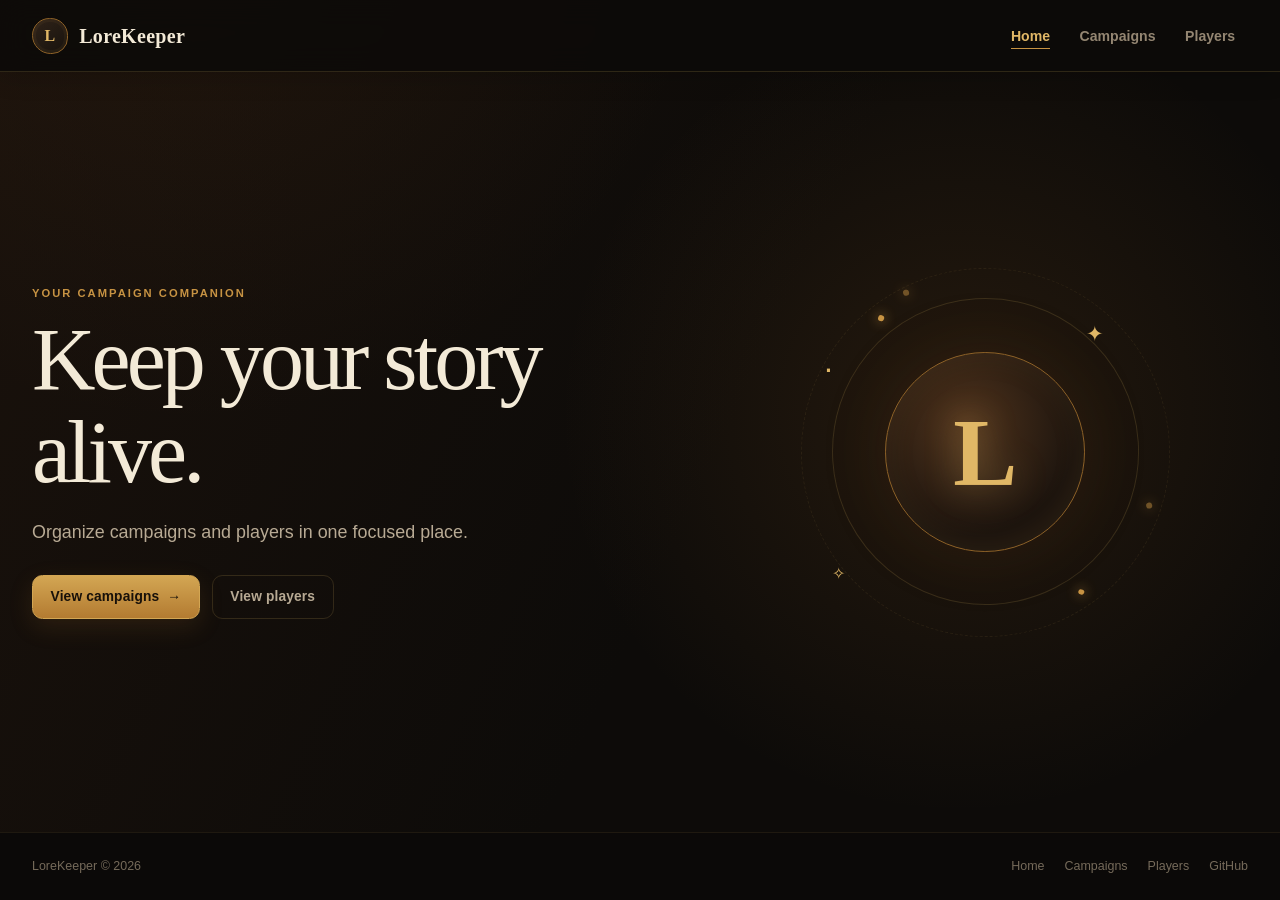
<file: index.html>
<!DOCTYPE html>
<html lang="en">
    <head>
        <meta charset="UTF-8">
        <meta name="viewport" content="width=device-width, initial-scale=1">
        <meta name="description" content="LoreKeeper keeps tabletop campaigns and player rosters organized in one place.">
        <title>LoreKeeper | Keep Your Story Alive</title>
        <link href="css/reset.css" rel="stylesheet">
        <link href="css/style.css" rel="stylesheet">
        <link href="css/pages/home.css" rel="stylesheet">
    </head>
    <body>
        <header class="site-header">
            <a class="brand" href="index.html" aria-label="LoreKeeper home">
                <span class="brand-mark" aria-hidden="true">L</span>
                <span>LoreKeeper</span>
            </a>
            <nav aria-label="Main navigation">
                <ul>
                    <li><a class="active" href="index.html">Home</a></li>
                    <li><a href="campaign-hub.html">Campaigns</a></li>
                    <li><a href="player-hub.html">Players</a></li>
                </ul>
            </nav>
        </header>

        <main>
            <section class="hero">
                <div class="page-shell hero-layout">
                    <header class="hero-copy">
                        <p class="eyebrow">Your campaign companion</p>
                        <h1>Keep your story alive.</h1>
                        <p class="hero-intro">Organize campaigns and players in one focused place.</p>
                        <div class="hero-actions">
                            <a class="button button-primary" href="campaign-hub.html">View campaigns <span aria-hidden="true">→</span></a>
                            <a class="button button-ghost" href="player-hub.html">View players</a>
                        </div>
                    </header>

                    <figure class="hero-art" aria-hidden="true">
                        <span class="orbit orbit-one"></span>
                        <span class="orbit orbit-two"></span>
                        <span class="hero-rune">L</span>
                        <span class="spark spark-one">✦</span>
                        <span class="spark spark-two">✧</span>
                        <span class="spark spark-three">·</span>
                    </figure>
                </div>
            </section>
        </main>

        <footer>
            <span>LoreKeeper &copy; 2026</span>
            <nav aria-label="Footer navigation">
                <ul>
                    <li><a href="index.html">Home</a></li>
                    <li><a href="campaign-hub.html">Campaigns</a></li>
                    <li><a href="player-hub.html">Players</a></li>
                    <li><a href="https://github.com/Thales3006/LoreKeeper" target="_blank" rel="noopener">GitHub</a></li>
                </ul>
            </nav>
        </footer>
    </body>
</html>
</file>
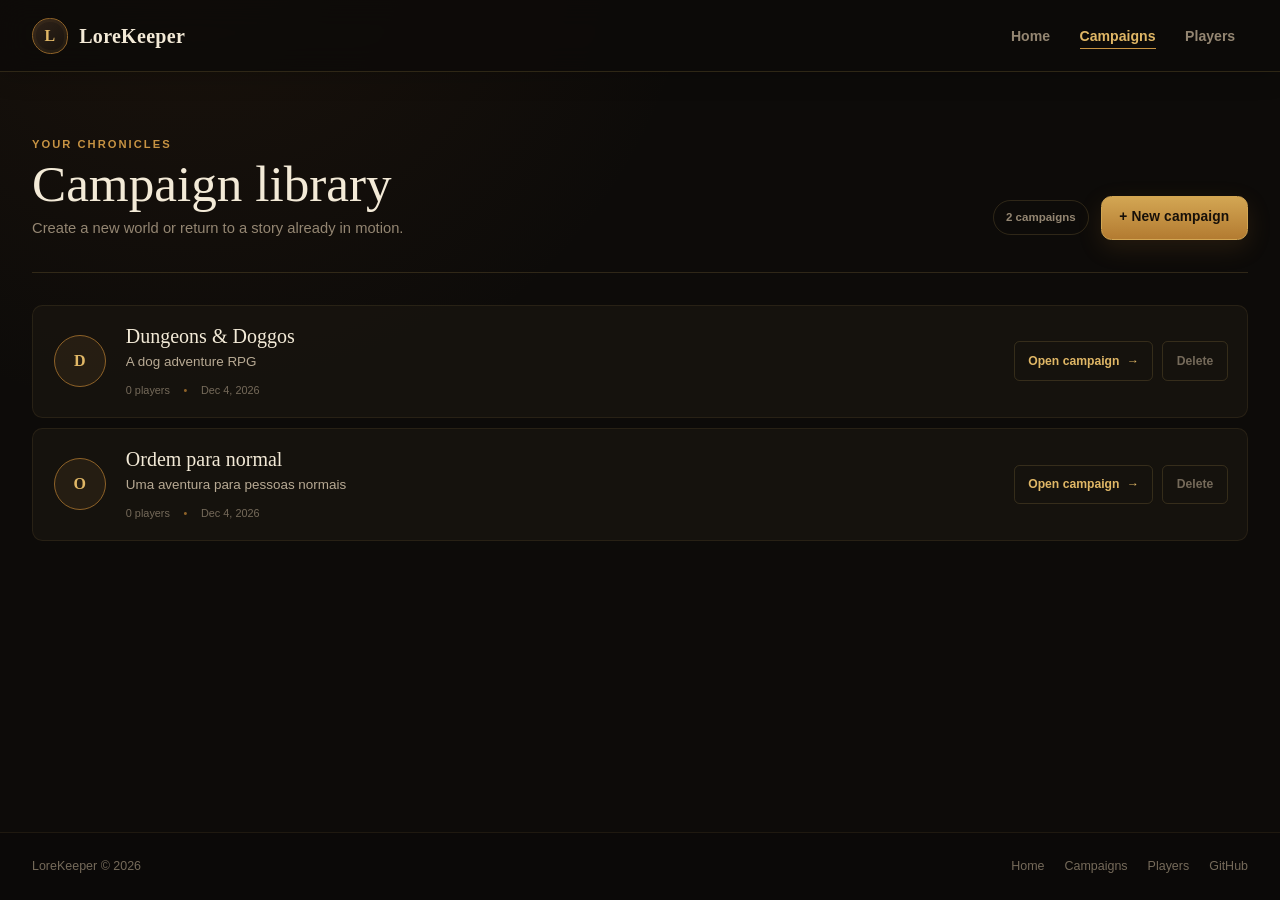
<file: campaign-hub.html>
<!DOCTYPE html>
<html lang="en">
    <head>
        <meta charset="UTF-8">
        <meta name="viewport" content="width=device-width, initial-scale=1">
        <meta name="description" content="Create and manage your tabletop campaigns with LoreKeeper.">
        <title>Campaigns | LoreKeeper</title>
        <link href="css/reset.css" rel="stylesheet">
        <link href="css/style.css" rel="stylesheet">
        <link href="css/pages/campaign-hub.css?v=4" rel="stylesheet">
        <script type="module" src="js/pages/campaign-hub.js?v=4"></script>
    </head>
    <body>
        <header class="site-header">
            <a class="brand" href="index.html" aria-label="LoreKeeper home">
                <span class="brand-mark" aria-hidden="true">L</span>
                <span>LoreKeeper</span>
            </a>
            <nav aria-label="Main navigation">
                <ul>
                    <li><a href="index.html">Home</a></li>
                    <li><a class="active" href="campaign-hub.html">Campaigns</a></li>
                    <li><a href="player-hub.html">Players</a></li>
                </ul>
            </nav>
        </header>

        <main class="hub-main">
            <div class="page-shell">
                <header class="page-heading">
                    <div>
                        <p class="eyebrow">Your chronicles</p>
                        <h1>Campaign library</h1>
                        <p>Create a new world or return to a story already in motion.</p>
                    </div>
                    <div class="heading-actions">
                        <span id="campaign-total" class="count-badge">0 campaigns</span>
                        <button class="button button-primary" id="open-campaign-form" type="button">+ New campaign</button>
                    </div>
                </header>

                <section class="campaign-library" aria-label="Your campaigns">
                    <ul id="campaign-list" class="campaign-list"></ul>
                </section>
            </div>
        </main>

        <dialog id="campaign-form-dialog" class="campaign-form-dialog" aria-labelledby="campaign-form-title">
            <form id="add-campaign-form">
                <header class="dialog-heading">
                    <div>
                        <p class="eyebrow">New adventure</p>
                        <h2 id="campaign-form-title">Create a campaign</h2>
                        <p>Start with the essentials. Players can be added from the dashboard.</p>
                    </div>
                    <button class="icon-button" id="close-campaign-form" type="button" aria-label="Close form">×</button>
                </header>

                <div class="field">
                    <label for="add-campaign-title">Campaign title</label>
                    <input type="text" id="add-campaign-title" name="title" maxlength="80" placeholder="The Ashen Crown" required>
                </div>

                <div class="field">
                    <label for="add-campaign-description">Description</label>
                    <textarea id="add-campaign-description" name="description" rows="4" maxlength="600" placeholder="A great kingdom in ruins begs for the aid of heroes..." required></textarea>
                </div>

                <div class="dialog-actions">
                    <button class="button button-ghost" id="cancel-campaign-form" type="button">Cancel</button>
                    <button class="button button-primary" type="submit">Create campaign</button>
                </div>
            </form>
        </dialog>

        <footer>
            <span>LoreKeeper &copy; 2026</span>
            <nav aria-label="Footer navigation">
                <ul>
                    <li><a href="index.html">Home</a></li>
                    <li><a href="campaign-hub.html">Campaigns</a></li>
                    <li><a href="player-hub.html">Players</a></li>
                    <li><a href="https://github.com/Thales3006/LoreKeeper" target="_blank" rel="noopener">GitHub</a></li>
                </ul>
            </nav>
        </footer>
    </body>
</html>
</file>
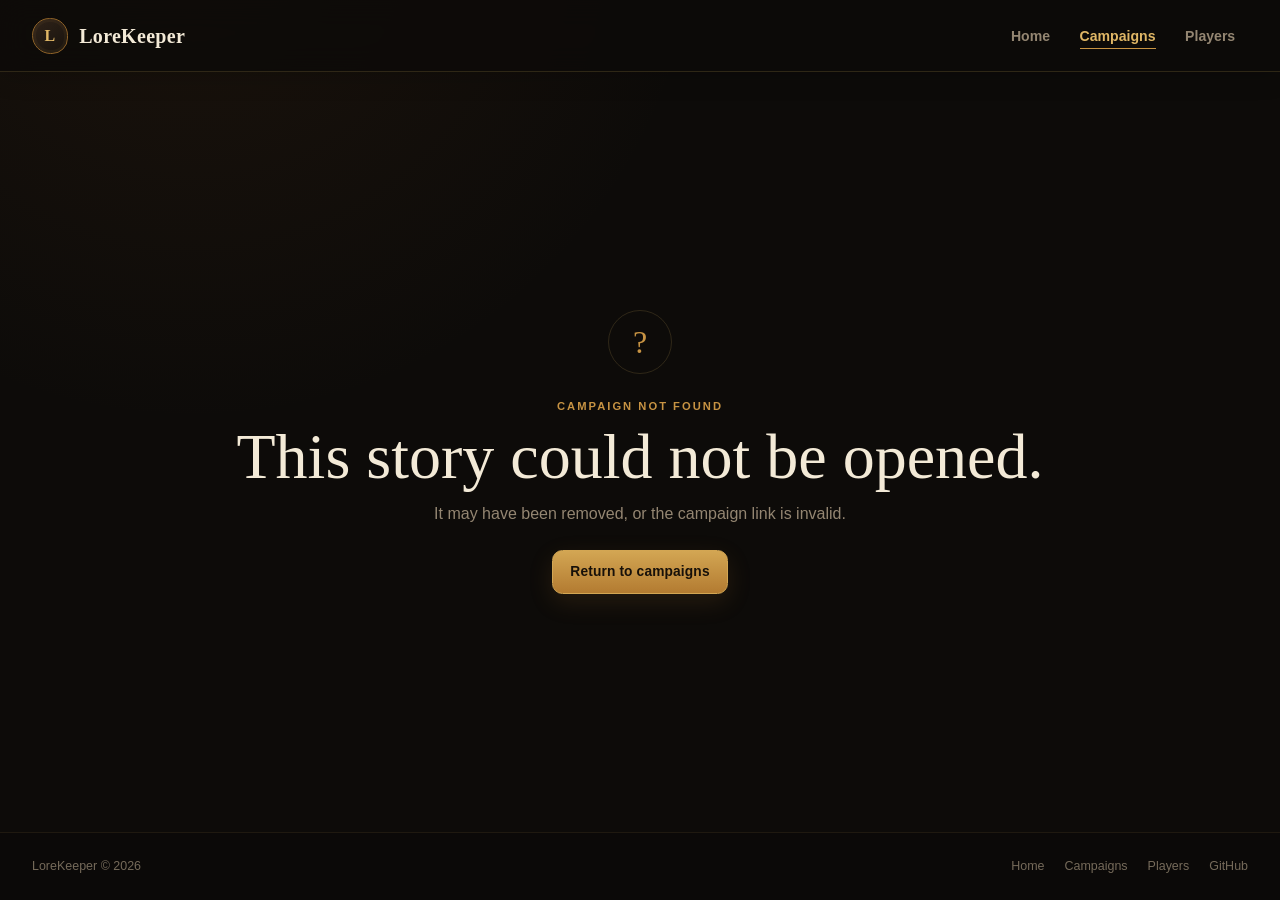
<file: campaign.html>
<!DOCTYPE html>
<html lang="en">
    <head>
        <meta charset="UTF-8">
        <meta name="viewport" content="width=device-width, initial-scale=1">
        <meta name="description" content="View and manage every detail of your LoreKeeper campaign.">
        <title>Campaign | LoreKeeper</title>
        <link href="css/reset.css" rel="stylesheet">
        <link href="css/style.css" rel="stylesheet">
        <link href="css/pages/campaign.css" rel="stylesheet">
        <script type="module" src="js/pages/campaign.js"></script>
    </head>
    <body>
        <header class="site-header">
            <a class="brand" href="index.html" aria-label="LoreKeeper home">
                <span class="brand-mark" aria-hidden="true">L</span>
                <span>LoreKeeper</span>
            </a>
            <nav aria-label="Main navigation">
                <ul>
                    <li><a href="index.html">Home</a></li>
                    <li><a class="active" href="campaign-hub.html">Campaigns</a></li>
                    <li><a href="player-hub.html">Players</a></li>
                </ul>
            </nav>
        </header>

        <main class="campaign-dashboard" id="campaign-dashboard">
            <div class="page-shell">
                <a class="back-link" href="campaign-hub.html" aria-label="Back to all campaigns">
                    <span aria-hidden="true">←</span> All campaigns
                </a>

                <section class="campaign-hero" aria-labelledby="campaign-title">
                    <header class="campaign-hero-copy">
                        <p class="eyebrow">Campaign dashboard</p>
                        <h1 id="campaign-title">Loading campaign…</h1>
                        <p id="campaign-description" class="campaign-description"></p>
                    </header>
                    <button class="button button-primary" id="edit-campaign-btn" type="button" disabled>
                        Edit campaign
                    </button>
                </section>

                <section class="stat-grid" aria-label="Campaign summary">
                    <article class="stat-card">
                        <span class="stat-icon" aria-hidden="true">♟</span>
                        <div><span class="stat-label">Players</span><strong id="player-count">0</strong></div>
                    </article>
                    <article class="stat-card">
                        <span class="stat-icon" aria-hidden="true">◷</span>
                        <div><span class="stat-label">Created</span><strong id="campaign-created">—</strong></div>
                    </article>
                    <article class="stat-card">
                        <span class="stat-icon" aria-hidden="true">#</span>
                        <div><span class="stat-label">Campaign ID</span><strong id="campaign-id">—</strong></div>
                    </article>
                </section>

                <section class="dashboard-grid" aria-label="Campaign details">
                    <section class="panel overview-panel" aria-labelledby="overview-title">
                        <header class="panel-heading">
                            <div>
                                <p class="eyebrow">Story</p>
                                <h2 id="overview-title">Campaign overview</h2>
                            </div>
                        </header>
                        <dl class="detail-list">
                            <div>
                                <dt>Title</dt>
                                <dd id="detail-title">—</dd>
                            </div>
                            <div>
                                <dt>Description</dt>
                                <dd id="detail-description">—</dd>
                            </div>
                        </dl>
                    </section>

                    <section class="panel roster-panel" aria-labelledby="roster-title">
                        <header class="panel-heading">
                            <div>
                                <p class="eyebrow">Party</p>
                                <h2 id="roster-title">Player roster</h2>
                            </div>
                            <a class="text-link" href="player-hub.html">Manage players <span aria-hidden="true">→</span></a>
                        </header>
                        <ul id="campaign-player-list" class="roster-list"></ul>
                    </section>
                </section>
            </div>
        </main>

        <section class="empty-state page-shell" id="campaign-not-found" hidden>
            <span class="empty-state-icon" aria-hidden="true">?</span>
            <p class="eyebrow">Campaign not found</p>
            <h1>This story could not be opened.</h1>
            <p>It may have been removed, or the campaign link is invalid.</p>
            <a class="button button-primary" href="campaign-hub.html">Return to campaigns</a>
        </section>

        <dialog id="campaign-editor" class="editor-dialog" aria-labelledby="editor-title">
            <form id="campaign-form" method="dialog">
                <header class="dialog-heading">
                    <div>
                        <p class="eyebrow">Campaign details</p>
                        <h2 id="editor-title">Edit campaign</h2>
                    </div>
                    <button class="icon-button" id="close-editor-btn" type="button" aria-label="Close editor">×</button>
                </header>

                <div class="field">
                    <label for="campaign-title-input">Title</label>
                    <input id="campaign-title-input" name="title" type="text" maxlength="80" required>
                    <small>Give this campaign a clear, memorable name.</small>
                </div>

                <div class="field">
                    <label for="campaign-description-input">Description</label>
                    <textarea id="campaign-description-input" name="description" rows="5" maxlength="600" required></textarea>
                    <small>Summarize the setting, premise, or current adventure.</small>
                </div>

                <fieldset class="field roster-picker">
                    <legend>Players</legend>
                    <small>Select every player who belongs to this campaign.</small>
                    <div id="player-options" class="player-options"></div>
                </fieldset>

                <div class="dialog-actions">
                    <button class="button button-ghost" id="cancel-editor-btn" type="button">Cancel</button>
                    <button class="button button-primary" type="submit">Save changes</button>
                </div>
            </form>
        </dialog>

        <div class="toast" id="save-toast" role="status" aria-live="polite" hidden>Campaign updated.</div>

        <footer>
            <span>LoreKeeper &copy; 2026</span>
            <nav aria-label="Footer navigation">
                <ul>
                    <li><a href="index.html">Home</a></li>
                    <li><a href="campaign-hub.html">Campaigns</a></li>
                    <li><a href="player-hub.html">Players</a></li>
                    <li><a href="https://github.com/Thales3006/LoreKeeper" target="_blank" rel="noopener">GitHub</a></li>
                </ul>
            </nav>
        </footer>
    </body>
</html>
</file>
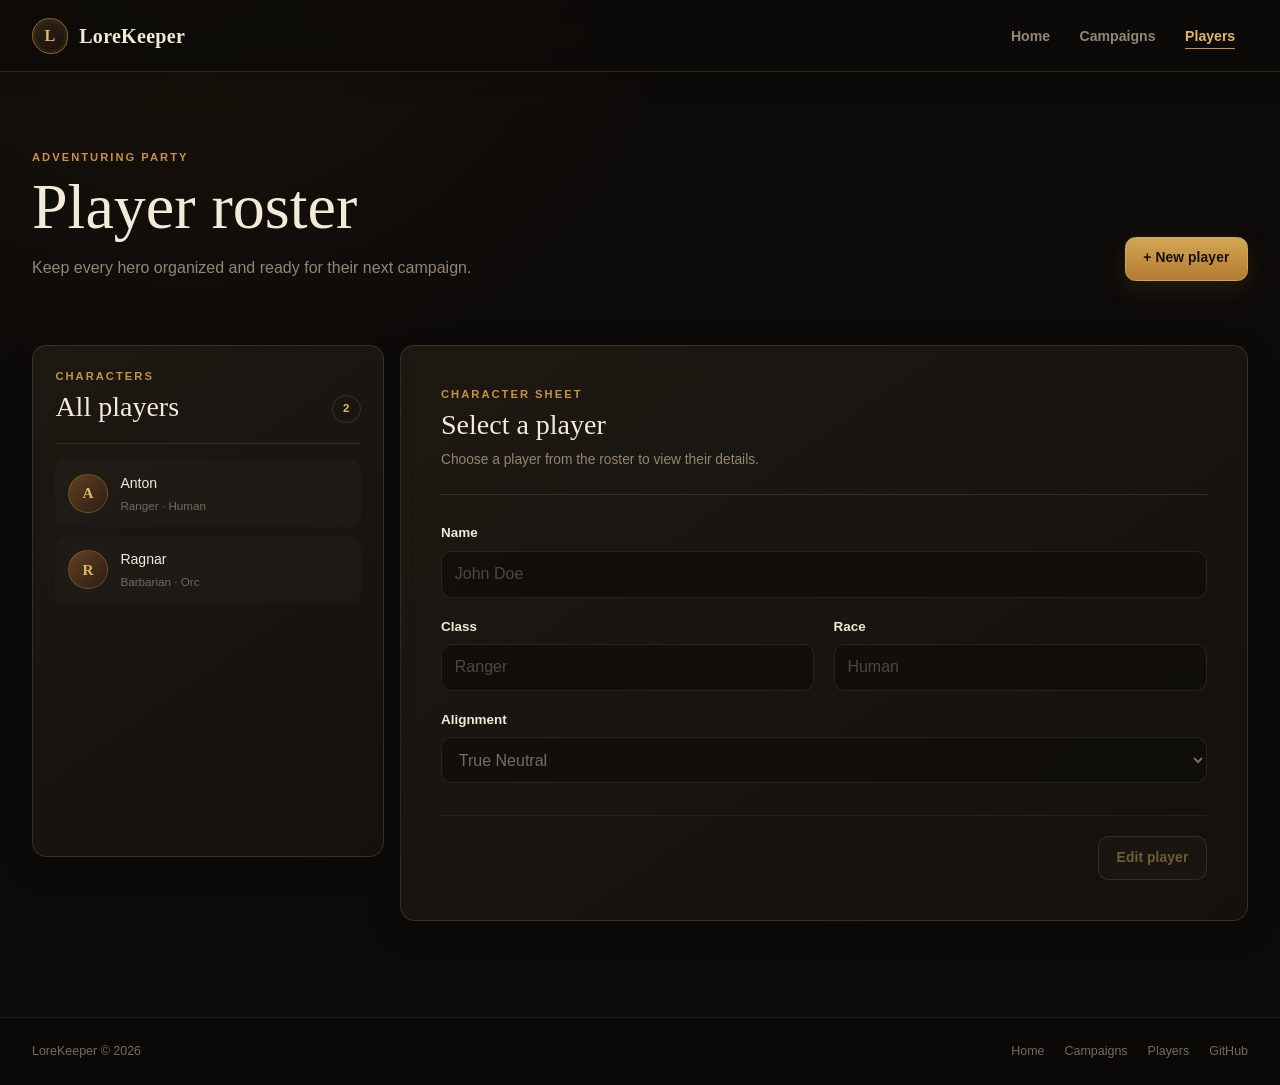
<file: player-hub.html>
<!DOCTYPE html>
<html lang="en">
    <head>
        <meta charset="UTF-8">
        <meta name="viewport" content="width=device-width, initial-scale=1">
        <meta name="description" content="Manage your tabletop player roster with LoreKeeper.">
        <title>Players | LoreKeeper</title>
        <link href="css/reset.css" rel="stylesheet">
        <link href="css/style.css" rel="stylesheet">
        <link href="css/pages/player-hub.css" rel="stylesheet">
        <script type="module" src="js/pages/player-hub.js"></script>
    </head>
    <body>
        <header class="site-header">
            <a class="brand" href="index.html" aria-label="LoreKeeper home">
                <span class="brand-mark" aria-hidden="true">L</span>
                <span>LoreKeeper</span>
            </a>
            <nav aria-label="Main navigation">
                <ul>
                    <li><a href="index.html">Home</a></li>
                    <li><a href="campaign-hub.html">Campaigns</a></li>
                    <li><a class="active" href="player-hub.html">Players</a></li>
                </ul>
            </nav>
        </header>

        <main class="players-main">
            <div class="page-shell">
                <header class="page-heading">
                    <div>
                        <p class="eyebrow">Adventuring party</p>
                        <h1>Player roster</h1>
                        <p>Keep every hero organized and ready for their next campaign.</p>
                    </div>
                    <button class="button button-primary" id="new-player-btn" type="button">+ New player</button>
                </header>

                <section class="players-workspace">
                    <aside id="player-sidebar" class="panel player-sidebar" aria-labelledby="player-list-title">
                        <header class="sidebar-heading">
                            <div>
                                <p class="eyebrow">Characters</p>
                                <h2 id="player-list-title">All players</h2>
                            </div>
                            <span id="player-total" class="player-count">0</span>
                        </header>
                        <ul id="player-list" class="player-list"></ul>
                    </aside>

                    <section id="player-detail" class="panel player-detail" aria-labelledby="player-form-title">
                        <a id="back-link" class="back-link" href="#"><span aria-hidden="true">←</span> Players</a>
                        <header class="detail-heading">
                            <div>
                                <p class="eyebrow" id="form-eyebrow">Character sheet</p>
                                <h2 id="player-form-title">Select a player</h2>
                                <p id="form-description">Choose a player from the roster to view their details.</p>
                            </div>
                        </header>

                        <form id="player-form">
                            <div class="form-grid">
                                <div class="field field-wide">
                                    <label for="player-name">Name</label>
                                    <input type="text" id="player-name" name="name" maxlength="80" placeholder="John Doe" disabled required>
                                </div>

                                <div class="field">
                                    <label for="player-class">Class</label>
                                    <input type="text" id="player-class" name="class" maxlength="60" placeholder="Ranger" disabled required>
                                </div>

                                <div class="field">
                                    <label for="player-race">Race</label>
                                    <input type="text" id="player-race" name="race" maxlength="60" placeholder="Human" disabled required>
                                </div>

                                <div class="field field-wide">
                                    <label for="player-alignment">Alignment</label>
                                    <select id="player-alignment" name="alignment" disabled required>
                                        <option value="Lawful Good">Lawful Good</option>
                                        <option value="Lawful Neutral">Lawful Neutral</option>
                                        <option value="Lawful Evil">Lawful Evil</option>
                                        <option value="Neutral Good">Neutral Good</option>
                                        <option value="True Neutral">True Neutral</option>
                                        <option value="Neutral Evil">Neutral Evil</option>
                                        <option value="Chaotic Good">Chaotic Good</option>
                                        <option value="Chaotic Neutral">Chaotic Neutral</option>
                                        <option value="Chaotic Evil">Chaotic Evil</option>
                                    </select>
                                </div>
                            </div>

                            <div id="form-actions" class="form-actions">
                                <button class="button button-secondary" type="button" id="edit-btn" disabled>Edit player</button>
                                <button class="button button-primary" type="submit" id="save-btn" hidden>Save player</button>
                                <button class="button button-ghost" type="button" id="discard-btn" hidden>Discard changes</button>
                            </div>
                        </form>
                    </section>
                </section>
            </div>
        </main>

        <footer>
            <span>LoreKeeper &copy; 2026</span>
            <nav aria-label="Footer navigation">
                <ul>
                    <li><a href="index.html">Home</a></li>
                    <li><a href="campaign-hub.html">Campaigns</a></li>
                    <li><a href="player-hub.html">Players</a></li>
                    <li><a href="https://github.com/Thales3006/LoreKeeper" target="_blank" rel="noopener">GitHub</a></li>
                </ul>
            </nav>
        </footer>
    </body>
</html>
</file>
<file: css/style.css>
:root {
    color-scheme: dark;
    --bg: #0d0b09;
    --bg-soft: #12100d;
    --surface: #191510;
    --surface-raised: #211b15;
    --surface-hover: #292018;
    --cream: #f3ead7;
    --text: #d9cfbd;
    --text-soft: #b8aa94;
    --text-muted: #948672;
    --text-dim: #756a5a;
    --gold: #c79343;
    --gold-light: #e0b766;
    --gold-dark: #8e6228;
    --gold-wash: rgba(199, 147, 67, 0.09);
    --danger: #c96d5f;
    --danger-wash: rgba(201, 109, 95, 0.09);
    --border: rgba(224, 183, 102, 0.16);
    --border-subtle: rgba(224, 183, 102, 0.09);
    --border-strong: rgba(224, 183, 102, 0.34);
    --radius-sm: 0.35rem;
    --radius-md: 0.65rem;
    --radius-lg: 0.9rem;
    --radius-xl: 1.2rem;
    --shadow-md: 0 10px 30px rgba(0, 0, 0, 0.24);
    --shadow-lg: 0 18px 55px rgba(0, 0, 0, 0.38);
    --font-display: Georgia, "Times New Roman", serif;
    --font-body: Inter, ui-sans-serif, -apple-system, BlinkMacSystemFont, "Segoe UI", sans-serif;
}

* { box-sizing: border-box; }

html { scroll-behavior: smooth; }

body {
    min-width: 20rem;
    min-height: 100vh;
    display: flex;
    flex-direction: column;
    background:
        radial-gradient(circle at 15% -10%, rgba(130, 78, 33, 0.12), transparent 32rem),
        var(--bg);
    color: var(--text);
    font-family: var(--font-body);
    line-height: 1.5;
    -webkit-font-smoothing: antialiased;
}

button, input, textarea, select { font: inherit; }
button, a { -webkit-tap-highlight-color: transparent; }

button:focus-visible,
a:focus-visible,
input:focus-visible,
textarea:focus-visible,
select:focus-visible {
    outline: 2px solid var(--gold-light);
    outline-offset: 3px;
}

h1, h2, h3, h4 { color: var(--cream); }
h1, h2 { font-family: var(--font-display); }
h1 { font-size: clamp(2.2rem, 5vw, 4rem); line-height: 1.05; }
h2 { font-size: clamp(1.35rem, 2.5vw, 1.75rem); line-height: 1.2; }

.site-header,
body > header {
    position: sticky;
    z-index: 100;
    top: 0;
    min-height: 4.5rem;
    display: flex;
    align-items: center;
    justify-content: space-between;
    gap: 2rem;
    padding: 0.7rem max(1.25rem, calc((100vw - 76rem) / 2));
    border-bottom: 1px solid var(--border);
    background: rgba(13, 11, 9, 0.88);
    box-shadow: 0 5px 24px rgba(0, 0, 0, 0.18);
    backdrop-filter: blur(14px);
}

.brand {
    display: inline-flex;
    align-items: center;
    gap: 0.7rem;
    color: var(--cream);
    font-family: var(--font-display);
    font-size: 1.25rem;
    font-weight: 700;
    letter-spacing: 0.015em;
    text-decoration: none;
}

.brand-mark {
    width: 2.25rem;
    height: 2.25rem;
    display: grid;
    place-items: center;
    border: 1px solid var(--gold-dark);
    border-radius: 50% 50% 46% 54%;
    background: linear-gradient(145deg, #302319, #17120d);
    color: var(--gold-light);
    font-size: 1rem;
    box-shadow: inset 0 0 0 3px rgba(199, 147, 67, 0.06);
}

body > header nav ul { display: flex; align-items: center; gap: 0.25rem; }

body > header nav a {
    position: relative;
    padding: 0.55rem 0.8rem;
    border-radius: var(--radius-sm);
    color: var(--text-muted);
    font-size: 0.88rem;
    font-weight: 650;
    text-decoration: none;
    transition: color 160ms ease, background 160ms ease;
}

body > header nav a:hover { background: var(--gold-wash); color: var(--cream); }
body > header nav a.active { color: var(--gold-light); }

body > header nav a.active::after {
    content: "";
    position: absolute;
    right: 0.8rem;
    bottom: 0.18rem;
    left: 0.8rem;
    height: 1px;
    background: var(--gold);
}

.page-shell { width: min(76rem, calc(100% - 2.5rem)); margin-inline: auto; }

.eyebrow {
    color: var(--gold);
    font-size: 0.7rem;
    font-weight: 800;
    letter-spacing: 0.18em;
    text-transform: uppercase;
}

.panel {
    border: 1px solid var(--border);
    border-radius: var(--radius-lg);
    background: linear-gradient(145deg, rgba(31, 26, 20, 0.92), rgba(21, 18, 14, 0.95));
    box-shadow: var(--shadow-md);
}

.button {
    min-height: 2.75rem;
    display: inline-flex;
    align-items: center;
    justify-content: center;
    gap: 0.5rem;
    padding: 0.65rem 1.1rem;
    border: 1px solid transparent;
    border-radius: var(--radius-md);
    font-size: 0.86rem;
    font-weight: 750;
    letter-spacing: 0.01em;
    text-decoration: none;
    cursor: pointer;
    transition: transform 160ms ease, border-color 160ms ease, background 160ms ease, color 160ms ease;
}

.button:hover:not(:disabled) { transform: translateY(-1px); }
.button:disabled { cursor: not-allowed; opacity: 0.45; }
.button-primary { border-color: #d3a653; background: linear-gradient(180deg, #d3a653, #b37b31); color: #171009; box-shadow: 0 8px 24px rgba(180, 121, 45, 0.15); }
.button-primary:hover:not(:disabled) { background: linear-gradient(180deg, #e0b766, #c78e3d); }
.button-secondary { border-color: var(--border-strong); background: var(--surface-raised); color: var(--gold-light); }
.button-secondary:hover:not(:disabled), .button-ghost:hover:not(:disabled) { border-color: var(--gold-dark); background: var(--gold-wash); }
.button-ghost { border-color: var(--border); background: transparent; color: var(--text-soft); }
.button-danger { border-color: rgba(201, 109, 95, 0.25); background: var(--danger-wash); color: #df9387; }
.button-danger:hover:not(:disabled) { border-color: var(--danger); background: rgba(201, 109, 95, 0.15); }

.icon-button {
    width: 2.45rem;
    height: 2.45rem;
    display: grid;
    flex-shrink: 0;
    place-items: center;
    padding: 0;
    border: 1px solid var(--border);
    border-radius: 50%;
    background: transparent;
    color: var(--text-muted);
    font-size: 1.35rem;
    line-height: 1;
    cursor: pointer;
}

.icon-button:hover { border-color: var(--border-strong); color: var(--cream); }

.text-link { color: var(--gold); font-size: 0.82rem; font-weight: 700; text-decoration: none; white-space: nowrap; }
.text-link:hover { color: var(--gold-light); }

.field { display: grid; gap: 0.45rem; }
.field label, .field legend { color: var(--cream); font-size: 0.84rem; font-weight: 700; }
.field small { color: var(--text-dim); font-size: 0.76rem; line-height: 1.4; }

input, textarea, select {
    width: 100%;
    border: 1px solid var(--border);
    border-radius: var(--radius-md);
    background: #100e0b;
    color: var(--cream);
    transition: border-color 160ms ease, box-shadow 160ms ease;
}

input, select { min-height: 2.85rem; padding: 0.65rem 0.8rem; }
textarea { min-height: 7rem; padding: 0.75rem 0.8rem; line-height: 1.6; resize: vertical; }
input::placeholder, textarea::placeholder { color: #5f5649; }
input:hover, textarea:hover, select:hover { border-color: rgba(224, 183, 102, 0.25); }
input:focus, textarea:focus, select:focus { border-color: var(--gold); outline: 0; box-shadow: 0 0 0 3px var(--gold-wash); }
input:disabled, textarea:disabled, select:disabled { color: var(--text-muted); cursor: default; opacity: 0.78; }

footer {
    min-height: 4.25rem;
    margin-top: auto;
    padding: 1rem max(1.25rem, calc((100vw - 76rem) / 2));
    border-top: 1px solid var(--border-subtle);
    background: #0b0908;
    color: var(--text-dim);
    font-size: 0.78rem;
    display: flex;
    align-items: center;
    justify-content: space-between;
    gap: 1rem;
}

footer nav ul { display: flex; gap: 1.25rem; }
footer a { color: var(--text-dim); text-decoration: none; }
footer a:hover { color: var(--gold-light); }

[hidden] { display: none !important; }

@media (prefers-reduced-motion: reduce) {
    *, *::before, *::after { scroll-behavior: auto !important; transition-duration: 0.01ms !important; animation-duration: 0.01ms !important; animation-iteration-count: 1 !important; }
}

@media (max-width: 600px) {
    .site-header, body > header { min-height: 4rem; padding-inline: 1rem; gap: 0.75rem; }
    .brand > span:last-child { display: none; }
    body > header nav ul { gap: 0; }
    body > header nav a { padding-inline: 0.55rem; font-size: 0.78rem; }
    body > header nav a.active::after { right: 0.55rem; left: 0.55rem; }
    .page-shell { width: min(100% - 1.5rem, 76rem); }
    footer { align-items: flex-start; flex-direction: column; }
}
</file>
<file: css/pages/home.css>
main {
    flex: 1;
    display: flex;
    min-height: 0;
}

.hero {
    position: relative;
    width: 100%;
    min-height: calc(100vh - 8.75rem);
    display: flex;
    overflow: hidden;
}

.hero::before {
    content: "";
    position: absolute;
    inset: 0;
    background:
        radial-gradient(circle at 75% 45%, rgba(179, 112, 42, 0.14), transparent 25rem),
        linear-gradient(115deg, rgba(48, 29, 16, 0.35), transparent 55%);
    pointer-events: none;
}

.hero-layout {
    position: relative;
    display: grid;
    grid-template-columns: minmax(0, 1.1fr) minmax(17rem, 0.9fr);
    align-items: center;
    gap: 3rem;
    padding-block: clamp(2rem, 6vh, 4rem);
}

.hero-copy {
    position: relative;
    z-index: 2;
    max-width: 44rem;
}

.hero h1 {
    max-width: 42rem;
    margin: 0.8rem 0 1.1rem;
    font-size: clamp(3rem, 7vw, 5.5rem);
    letter-spacing: -0.045em;
}

.hero-intro {
    max-width: 34rem;
    color: var(--text-soft);
    font-size: clamp(1rem, 2vw, 1.12rem);
    line-height: 1.7;
}

.hero-actions {
    display: flex;
    flex-wrap: wrap;
    gap: 0.75rem;
    margin-top: 1.75rem;
}

.hero-art {
    position: relative;
    aspect-ratio: 1;
    width: min(100%, 24rem);
    justify-self: center;
}

.hero-rune {
    position: absolute;
    z-index: 2;
    inset: 24%;
    display: grid;
    place-items: center;
    border: 1px solid var(--gold-dark);
    border-radius: 50%;
    background: radial-gradient(circle at 40% 35%, #4f331c, #1c140e 65%);
    color: var(--gold-light);
    font: 700 clamp(3.5rem, 9vw, 6rem) var(--font-display);
    text-shadow: 0 0 35px rgba(224, 183, 102, 0.4);
    box-shadow: inset 0 0 30px rgba(199, 147, 67, 0.1), 0 0 70px rgba(139, 79, 28, 0.14);
}

.orbit {
    position: absolute;
    border: 1px solid rgba(224, 183, 102, 0.16);
    border-radius: 50%;
}

.orbit::before,
.orbit::after {
    content: "";
    position: absolute;
    width: 0.35rem;
    height: 0.35rem;
    border-radius: 50%;
    background: var(--gold);
    box-shadow: 0 0 12px var(--gold);
}

.orbit-one { inset: 10%; transform: rotate(18deg); }
.orbit-one::before { top: 18%; left: 3%; }
.orbit-one::after { right: 5%; bottom: 15%; }
.orbit-two { inset: 2%; border-style: dashed; opacity: 0.5; transform: rotate(-13deg); }
.orbit-two::before { top: 2%; left: 38%; }
.orbit-two::after { right: 9%; bottom: 25%; }

.spark { position: absolute; color: var(--gold-light); }
.spark-one { top: 15%; right: 19%; font-size: 1.3rem; }
.spark-two { bottom: 15%; left: 10%; }
.spark-three { top: 22%; left: 8%; font-size: 2rem; }

@media (max-width: 760px) {
    .hero-layout { grid-template-columns: 1fr; }
    .hero-art { display: none; }
}

@media (max-width: 600px) {
    .hero { min-height: calc(100vh - 9.8rem); }
    .hero h1 { font-size: clamp(2.8rem, 14vw, 4rem); }
    .hero-actions { align-items: stretch; flex-direction: column; }
}
</file>
<file: css/pages/campaign-hub.css>
.hub-main {
    flex: 1;
    padding: clamp(2rem, 5vw, 4rem) 0 5rem;
}

.page-heading {
    display: flex;
    align-items: flex-end;
    justify-content: space-between;
    gap: 2rem;
    margin-bottom: 2rem;
    padding-bottom: 2rem;
    border-bottom: 1px solid var(--border);
}

.page-heading h1 {
    margin: 0.35rem 0 0.45rem;
    font-size: clamp(2.3rem, 4vw, 3.25rem);
    line-height: 1;
}

.page-heading > div:first-child > p:last-child {
    max-width: 31rem;
    color: var(--text-muted);
    font-size: 0.92rem;
    line-height: 1.55;
}

.heading-actions {
    display: flex;
    flex-shrink: 0;
    align-items: center;
    gap: 0.75rem;
}

.count-badge {
    padding: 0.48rem 0.75rem;
    border: 1px solid var(--border);
    border-radius: 999px;
    color: var(--text-muted);
    font-size: 0.72rem;
    font-weight: 700;
    white-space: nowrap;
}

.campaign-library {
    width: 100%;
}

.campaign-list {
    display: grid;
    gap: 0.65rem;
}

.campaign-card {
    min-width: 0;
    display: grid;
    grid-template-columns: minmax(0, 1fr) auto;
    align-items: center;
    overflow: hidden;
    border: 1px solid var(--border-subtle);
    border-radius: var(--radius-md);
    background: rgba(25, 21, 16, 0.72);
    transition: border-color 160ms ease, background 160ms ease;
}

.campaign-card:hover {
    border-color: var(--border-strong);
    background: var(--surface-raised);
}

/* Keeps cards usable while a browser tab still has the legacy renderer in memory. */
.campaign-card > h2 {
    align-self: end;
    padding: 1rem 1.2rem 0.15rem;
    color: var(--cream);
    font-family: var(--font-display);
    font-size: 1.2rem;
}

.campaign-card > p {
    grid-column: 1;
    padding: 0 1.2rem 1rem;
    color: var(--text-soft);
    font-size: 0.84rem;
}

.campaign-card > .oncorner {
    grid-column: 2;
    grid-row: 1 / 3;
    align-self: center;
    justify-self: end;
    width: auto;
    min-height: 2.45rem;
    margin-right: 1rem;
    padding: 0.55rem 0.85rem;
    border: 1px solid rgba(201, 109, 95, 0.25);
    border-radius: var(--radius-sm);
    background: transparent;
    color: var(--text-dim);
    font-size: 0.76rem;
    cursor: pointer;
}

.campaign-card > .oncorner:hover {
    background: var(--danger-wash);
    color: var(--danger);
}

.campaign-card-body {
    min-width: 0;
    display: grid;
    grid-template-columns: 3.25rem minmax(0, 1fr);
    align-items: center;
    gap: 1.25rem;
    padding: 1.15rem 1.3rem;
}

.campaign-sigil {
    width: 3.25rem;
    height: 3.25rem;
    display: grid;
    place-items: center;
    border: 1px solid var(--gold-dark);
    border-radius: 50%;
    background: var(--gold-wash);
    color: var(--gold-light);
    font: 700 1rem var(--font-display);
}

.campaign-card-copy {
    min-width: 0;
}

.campaign-card h3 {
    margin-bottom: 0.25rem;
    overflow: hidden;
    color: var(--cream);
    font-family: var(--font-display);
    font-size: 1.25rem;
    line-height: 1.2;
    text-overflow: ellipsis;
    white-space: nowrap;
}

.campaign-card h3 a {
    color: inherit;
    text-decoration: none;
}

.campaign-card h3 a:hover {
    color: var(--gold-light);
}

.campaign-card-copy > p {
    overflow: hidden;
    color: var(--text-soft);
    font-size: 0.84rem;
    line-height: 1.45;
    text-overflow: ellipsis;
    white-space: nowrap;
}

.campaign-meta {
    display: flex;
    flex-wrap: wrap;
    gap: 0.85rem;
    margin-top: 0.65rem;
    color: var(--text-dim);
    font-size: 0.68rem;
}

.campaign-meta span + span::before {
    margin-right: 0.85rem;
    color: var(--gold-dark);
    content: "•";
}

.campaign-card-actions {
    display: flex;
    align-items: center;
    gap: 0.55rem;
    padding: 1rem 1.2rem 1rem 0;
}

.card-open-link,
.card-delete {
    min-height: 2.45rem;
    display: inline-flex;
    align-items: center;
    justify-content: center;
    gap: 0.45rem;
    padding: 0.55rem 0.85rem;
    border: 1px solid var(--border);
    border-radius: var(--radius-sm);
    background: transparent;
    font-size: 0.76rem;
    font-weight: 750;
    line-height: 1;
    text-decoration: none;
    white-space: nowrap;
    cursor: pointer;
}

.card-open-link {
    color: var(--gold-light);
}

.card-open-link:hover {
    border-color: var(--gold-dark);
    background: var(--gold-wash);
}

.card-delete {
    color: var(--text-dim);
}

.card-delete:hover {
    border-color: rgba(201, 109, 95, 0.35);
    background: var(--danger-wash);
    color: var(--danger);
}

.library-empty {
    display: grid;
    justify-items: center;
    padding: 5rem 1.5rem;
    border: 1px dashed var(--border);
    border-radius: var(--radius-lg);
    text-align: center;
}

.library-empty > span {
    margin-bottom: 1rem;
    color: var(--gold-dark);
    font-size: 2.5rem;
}

.library-empty h3 {
    margin-bottom: 0.45rem;
    font-family: var(--font-display);
    font-size: 1.3rem;
}

.library-empty p {
    color: var(--text-dim);
    font-size: 0.85rem;
}

.campaign-form-dialog {
    width: min(34rem, calc(100% - 2rem));
    max-height: calc(100vh - 2rem);
    overflow-y: auto;
    padding: 0;
    border: 1px solid var(--border-strong);
    border-radius: var(--radius-xl);
    background: #17130f;
    color: var(--text);
    box-shadow: 0 24px 80px rgba(0, 0, 0, 0.7);
}

.campaign-form-dialog::backdrop {
    background: rgba(5, 4, 3, 0.78);
    backdrop-filter: blur(5px);
}

.campaign-form-dialog form {
    display: grid;
    gap: 1.25rem;
    padding: clamp(1.4rem, 4vw, 2rem);
}

.dialog-heading {
    display: flex;
    align-items: flex-start;
    justify-content: space-between;
    gap: 1rem;
    padding-bottom: 0.5rem;
}

.dialog-heading h2 {
    margin: 0.3rem 0 0.45rem;
}

.dialog-heading p:last-child {
    max-width: 26rem;
    color: var(--text-muted);
    font-size: 0.8rem;
    line-height: 1.55;
}

.dialog-actions {
    display: flex;
    justify-content: flex-end;
    gap: 0.75rem;
    padding-top: 0.25rem;
}

@media (max-width: 680px) {
    .hub-main {
        padding-top: 1.75rem;
    }

    .page-heading {
        align-items: stretch;
        flex-direction: column;
        gap: 1.25rem;
        padding-bottom: 1.5rem;
    }

    .heading-actions {
        justify-content: space-between;
    }

    .heading-actions .button {
        flex: 1;
    }

    .campaign-card {
        grid-template-columns: 1fr;
    }

    .campaign-card-body {
        grid-template-columns: 2.75rem minmax(0, 1fr);
        gap: 0.9rem;
        padding: 1rem;
    }

    .campaign-sigil {
        width: 2.75rem;
        height: 2.75rem;
    }

    .campaign-card h3 {
        padding-right: 0.5rem;
        font-size: 1.08rem;
    }

    .campaign-card-copy > p {
        display: -webkit-box;
        white-space: normal;
        -webkit-box-orient: vertical;
        -webkit-line-clamp: 2;
    }

    .campaign-card-actions {
        justify-content: flex-end;
        padding: 0.7rem 1rem;
        border-top: 1px solid var(--border-subtle);
        background: rgba(0, 0, 0, 0.1);
    }
}

@media (max-width: 420px) {
    .page-heading h1 {
        font-size: 2.2rem;
    }

    .count-badge {
        display: none;
    }

    .heading-actions .button {
        width: 100%;
    }

    .campaign-meta span + span::before {
        margin-right: 0.55rem;
    }

    .dialog-actions {
        flex-direction: column-reverse;
    }

    .dialog-actions .button {
        width: 100%;
    }
}
</file>
<file: css/pages/campaign.css>
.campaign-dashboard {
    flex: 1;
    padding: 2rem 0 5rem;
}

.back-link {
    display: inline-flex;
    align-items: center;
    gap: 0.45rem;
    margin-bottom: 1.5rem;
    color: var(--text-muted);
    font-size: 0.9rem;
    font-weight: 650;
    text-decoration: none;
}

.back-link:hover { color: var(--gold-light); }

.campaign-hero {
    position: relative;
    isolation: isolate;
    min-height: 15rem;
    overflow: hidden;
    display: flex;
    align-items: flex-end;
    justify-content: space-between;
    gap: 2rem;
    padding: clamp(2rem, 5vw, 4rem);
    border: 1px solid var(--border);
    border-radius: var(--radius-xl);
    background:
        linear-gradient(100deg, rgba(22, 16, 12, 0.98) 10%, rgba(33, 23, 15, 0.9) 55%, rgba(86, 48, 20, 0.45)),
        radial-gradient(circle at 85% 10%, rgba(212, 160, 74, 0.3), transparent 34%);
    box-shadow: var(--shadow-lg);
}

.campaign-hero::after {
    content: "";
    position: absolute;
    z-index: -1;
    width: 22rem;
    height: 22rem;
    right: -8rem;
    top: -11rem;
    border: 1px solid rgba(227, 185, 102, 0.16);
    border-radius: 50%;
    box-shadow: 0 0 0 3rem rgba(227, 185, 102, 0.035), 0 0 0 7rem rgba(227, 185, 102, 0.025);
}

.campaign-hero-copy { max-width: 47rem; }

.campaign-hero h1 {
    margin: 0.35rem 0 0.85rem;
    color: var(--cream);
    font-family: var(--font-display);
    font-size: clamp(2.4rem, 6vw, 4.7rem);
    line-height: 0.98;
    letter-spacing: -0.035em;
}

.campaign-description {
    max-width: 42rem;
    color: var(--text-soft);
    font-size: 1.05rem;
    line-height: 1.75;
}

.campaign-hero .button { flex-shrink: 0; }

.stat-grid {
    display: grid;
    grid-template-columns: repeat(3, 1fr);
    gap: 1rem;
    margin: 1rem 0;
}

.stat-card {
    display: flex;
    align-items: center;
    gap: 1rem;
    padding: 1.25rem 1.4rem;
    border: 1px solid var(--border);
    border-radius: var(--radius-lg);
    background: var(--surface);
}

.stat-card > div { display: flex; flex-direction: column; gap: 0.3rem; }
.stat-card strong { color: var(--cream); font-size: 1.05rem; font-weight: 700; }
.stat-label { color: var(--text-dim); font-size: 0.72rem; letter-spacing: 0.1em; text-transform: uppercase; }

.stat-icon {
    width: 2.65rem;
    height: 2.65rem;
    display: grid;
    flex-shrink: 0;
    place-items: center;
    border: 1px solid rgba(212, 160, 74, 0.2);
    border-radius: 50%;
    background: var(--gold-wash);
    color: var(--gold-light);
    font-family: var(--font-display);
    font-size: 1.1rem;
}

.dashboard-grid {
    display: grid;
    grid-template-columns: minmax(0, 0.9fr) minmax(25rem, 1.1fr);
    gap: 1rem;
}

.panel { padding: clamp(1.4rem, 3vw, 2rem); }

.panel-heading {
    display: flex;
    align-items: flex-end;
    justify-content: space-between;
    gap: 1rem;
    padding-bottom: 1.25rem;
    border-bottom: 1px solid var(--border);
}

.panel-heading h2 { margin-top: 0.3rem; }

.detail-list > div {
    display: grid;
    grid-template-columns: 7.5rem 1fr;
    gap: 1rem;
    padding: 1.25rem 0;
    border-bottom: 1px solid var(--border-subtle);
}

.detail-list > div:last-child { border-bottom: 0; }
.detail-list dt { color: var(--text-dim); font-size: 0.78rem; font-weight: 700; letter-spacing: 0.08em; text-transform: uppercase; }
.detail-list dd { color: var(--text); line-height: 1.7; overflow-wrap: anywhere; }

.roster-list { display: grid; gap: 0.7rem; padding-top: 1rem; }

.roster-card {
    display: flex;
    align-items: center;
    gap: 0.9rem;
    padding: 0.9rem;
    border: 1px solid transparent;
    border-radius: var(--radius-md);
    background: rgba(255, 255, 255, 0.018);
    transition: border-color 160ms ease, background 160ms ease;
}

.roster-card:hover { border-color: var(--border); background: rgba(212, 160, 74, 0.045); }
.roster-card h3 { margin-bottom: 0.3rem; color: var(--cream); font-size: 0.98rem; font-weight: 700; }
.roster-card p { color: var(--text-dim); font-size: 0.82rem; line-height: 1.4; }

.player-avatar {
    width: 2.75rem;
    height: 2.75rem;
    display: grid;
    flex-shrink: 0;
    place-items: center;
    border: 1px solid rgba(212, 160, 74, 0.32);
    border-radius: 50%;
    background: linear-gradient(135deg, #68421f, #302116);
    color: var(--gold-light);
    font-family: var(--font-display);
    font-size: 1.1rem;
    font-weight: 700;
}

.player-avatar-small { width: 2.2rem; height: 2.2rem; font-size: 0.9rem; }

.inline-empty { padding: 2.5rem 1rem; text-align: center; }
.inline-empty strong { display: block; margin-bottom: 0.5rem; color: var(--cream); }
.inline-empty p, .picker-empty { color: var(--text-dim); line-height: 1.6; }

.empty-state {
    flex: 1;
    display: grid;
    justify-items: center;
    align-content: center;
    min-height: 70vh;
    padding-block: 5rem;
    text-align: center;
}

.empty-state[hidden] { display: none; }
.empty-state-icon { width: 4rem; height: 4rem; display: grid; place-items: center; margin-bottom: 1.5rem; border: 1px solid var(--border); border-radius: 50%; color: var(--gold); font: 2rem var(--font-display); }
.empty-state h1 { margin: 0.5rem 0 0.75rem; }
.empty-state > p:not(.eyebrow) { margin-bottom: 1.5rem; color: var(--text-muted); }

.editor-dialog {
    width: min(39rem, calc(100% - 2rem));
    max-height: calc(100vh - 2rem);
    overflow-y: auto;
    padding: 0;
    border: 1px solid var(--border-strong);
    border-radius: var(--radius-xl);
    background: #17130f;
    color: var(--text);
    box-shadow: 0 24px 80px rgba(0, 0, 0, 0.7);
}

.editor-dialog::backdrop { background: rgba(5, 4, 3, 0.78); backdrop-filter: blur(5px); }
.editor-dialog form { display: grid; gap: 1.35rem; padding: clamp(1.4rem, 4vw, 2.2rem); }

.dialog-heading { display: flex; align-items: flex-start; justify-content: space-between; gap: 1rem; }
.dialog-heading h2 { margin-top: 0.35rem; }
.dialog-actions { display: flex; justify-content: flex-end; gap: 0.75rem; padding-top: 0.4rem; }

.roster-picker { min-width: 0; }
.roster-picker > small { display: block; margin-top: 0.4rem; }
.player-options { display: grid; gap: 0.5rem; max-height: 14rem; overflow-y: auto; margin-top: 0.8rem; padding-right: 0.25rem; }

.player-option {
    display: flex;
    align-items: center;
    gap: 0.75rem;
    padding: 0.7rem;
    border: 1px solid var(--border);
    border-radius: var(--radius-md);
    background: var(--surface-raised);
    cursor: pointer;
}

.player-option:has(input:checked) { border-color: var(--gold); background: var(--gold-wash); }
.player-option input { width: auto; accent-color: var(--gold); }
.player-option > span:last-child { display: flex; min-width: 0; flex-direction: column; gap: 0.22rem; }
.player-option strong { color: var(--cream); font-size: 0.9rem; }
.player-option small { color: var(--text-dim); font-size: 0.76rem; }

.toast {
    position: fixed;
    z-index: 300;
    right: 1.5rem;
    bottom: 1.5rem;
    padding: 0.85rem 1.1rem;
    border: 1px solid rgba(115, 176, 119, 0.4);
    border-radius: var(--radius-md);
    background: #172219;
    color: #c7e5c9;
    box-shadow: var(--shadow-lg);
}

@media (max-width: 800px) {
    .campaign-dashboard { padding-top: 1.25rem; }
    .campaign-hero { min-height: 20rem; flex-direction: column; align-items: flex-start; justify-content: flex-end; }
    .stat-grid { grid-template-columns: 1fr; }
    .dashboard-grid { grid-template-columns: 1fr; }
}

@media (max-width: 520px) {
    .campaign-hero { padding: 1.5rem; }
    .campaign-hero .button { width: 100%; }
    .detail-list > div { grid-template-columns: 1fr; gap: 0.45rem; }
    .panel-heading { align-items: flex-start; flex-direction: column; }
    .dialog-actions { flex-direction: column-reverse; }
    .dialog-actions .button { width: 100%; }
}
</file>
<file: css/pages/player-hub.css>
.players-main { flex: 1; padding: clamp(2.5rem, 6vw, 5rem) 0 6rem; }

.page-heading { display: flex; align-items: flex-end; justify-content: space-between; gap: 2rem; margin-bottom: clamp(2.5rem, 5vw, 4rem); }
.page-heading h1 { margin: 0.45rem 0 0.85rem; }
.page-heading > div > p:last-child { color: var(--text-muted); line-height: 1.7; }

.players-workspace { display: grid; grid-template-columns: minmax(17rem, 22rem) minmax(0, 1fr); gap: 1rem; align-items: start; }
.player-sidebar, .player-detail { min-height: 32rem; padding: 1.4rem; }
.player-sidebar { position: sticky; top: 6rem; }

.sidebar-heading { display: flex; align-items: flex-end; justify-content: space-between; padding-bottom: 1.2rem; border-bottom: 1px solid var(--border); }
.sidebar-heading h2 { margin-top: 0.3rem; }
.player-count { min-width: 1.8rem; height: 1.8rem; display: grid; place-items: center; border: 1px solid var(--border); border-radius: 50%; color: var(--gold-light); font-size: 0.72rem; font-weight: 750; }

.player-list { display: grid; gap: 0.55rem; max-height: 35rem; overflow-y: auto; padding-top: 1rem; }
.player-card { position: relative; display: flex; align-items: stretch; overflow: hidden; border: 1px solid transparent; border-radius: var(--radius-md); background: rgba(255, 255, 255, 0.018); }
.player-card:hover, .player-card.selected { border-color: var(--border); background: var(--gold-wash); }
.player-card.selected { border-color: var(--gold-dark); }

.player-select { min-width: 0; display: flex; flex: 1; align-items: center; gap: 0.8rem; padding: 0.75rem; border: 0; background: transparent; color: inherit; text-align: left; cursor: pointer; }
.player-avatar { width: 2.45rem; height: 2.45rem; display: grid; flex-shrink: 0; place-items: center; border: 1px solid rgba(199, 147, 67, 0.3); border-radius: 50%; background: linear-gradient(135deg, #62401f, #2a1d14); color: var(--gold-light); font: 700 0.95rem var(--font-display); }
.player-copy { min-width: 0; display: flex; flex-direction: column; gap: 0.18rem; }
.player-copy strong, .player-copy small { overflow: hidden; text-overflow: ellipsis; white-space: nowrap; }
.player-copy strong { color: var(--cream); font-size: 0.88rem; }
.player-copy small { color: var(--text-dim); font-size: 0.73rem; }
.player-delete { width: 2rem; border: 0; background: transparent; color: transparent; font-size: 1.15rem; cursor: pointer; }
.player-card:hover .player-delete, .player-delete:focus-visible { color: var(--text-dim); }
.player-delete:hover { color: var(--danger) !important; }

.player-empty { padding: 4rem 1rem; text-align: center; }
.player-empty strong { display: block; margin-bottom: 0.4rem; color: var(--cream); }
.player-empty p { color: var(--text-dim); font-size: 0.82rem; }

.player-detail { padding: clamp(1.5rem, 4vw, 2.5rem); }
.detail-heading { padding-bottom: 1.5rem; border-bottom: 1px solid var(--border); }
.detail-heading h2 { margin: 0.35rem 0 0.5rem; }
.detail-heading p:last-child { color: var(--text-muted); font-size: 0.86rem; }
.player-detail .back-link { display: none; }

#player-form { padding-top: 1.75rem; }
.form-grid { display: grid; grid-template-columns: 1fr 1fr; gap: 1.2rem; }
.field-wide { grid-column: 1 / -1; }
.form-actions { display: flex; justify-content: flex-end; gap: 0.75rem; margin-top: 2rem; padding-top: 1.25rem; border-top: 1px solid var(--border-subtle); }

@media (max-width: 767px) {
    .players-main { padding-top: 2rem; }
    .page-heading { align-items: stretch; flex-direction: column; gap: 1.25rem; }
    .players-workspace { display: block; }
    .player-sidebar { position: static; }
    .player-detail { display: none; }
    .player-detail .back-link { display: inline-flex; margin-bottom: 1.25rem; }
}

@media (max-width: 520px) {
    .form-grid { grid-template-columns: 1fr; }
    .field-wide { grid-column: auto; }
    .form-actions { align-items: stretch; flex-direction: column; }
}
</file>
